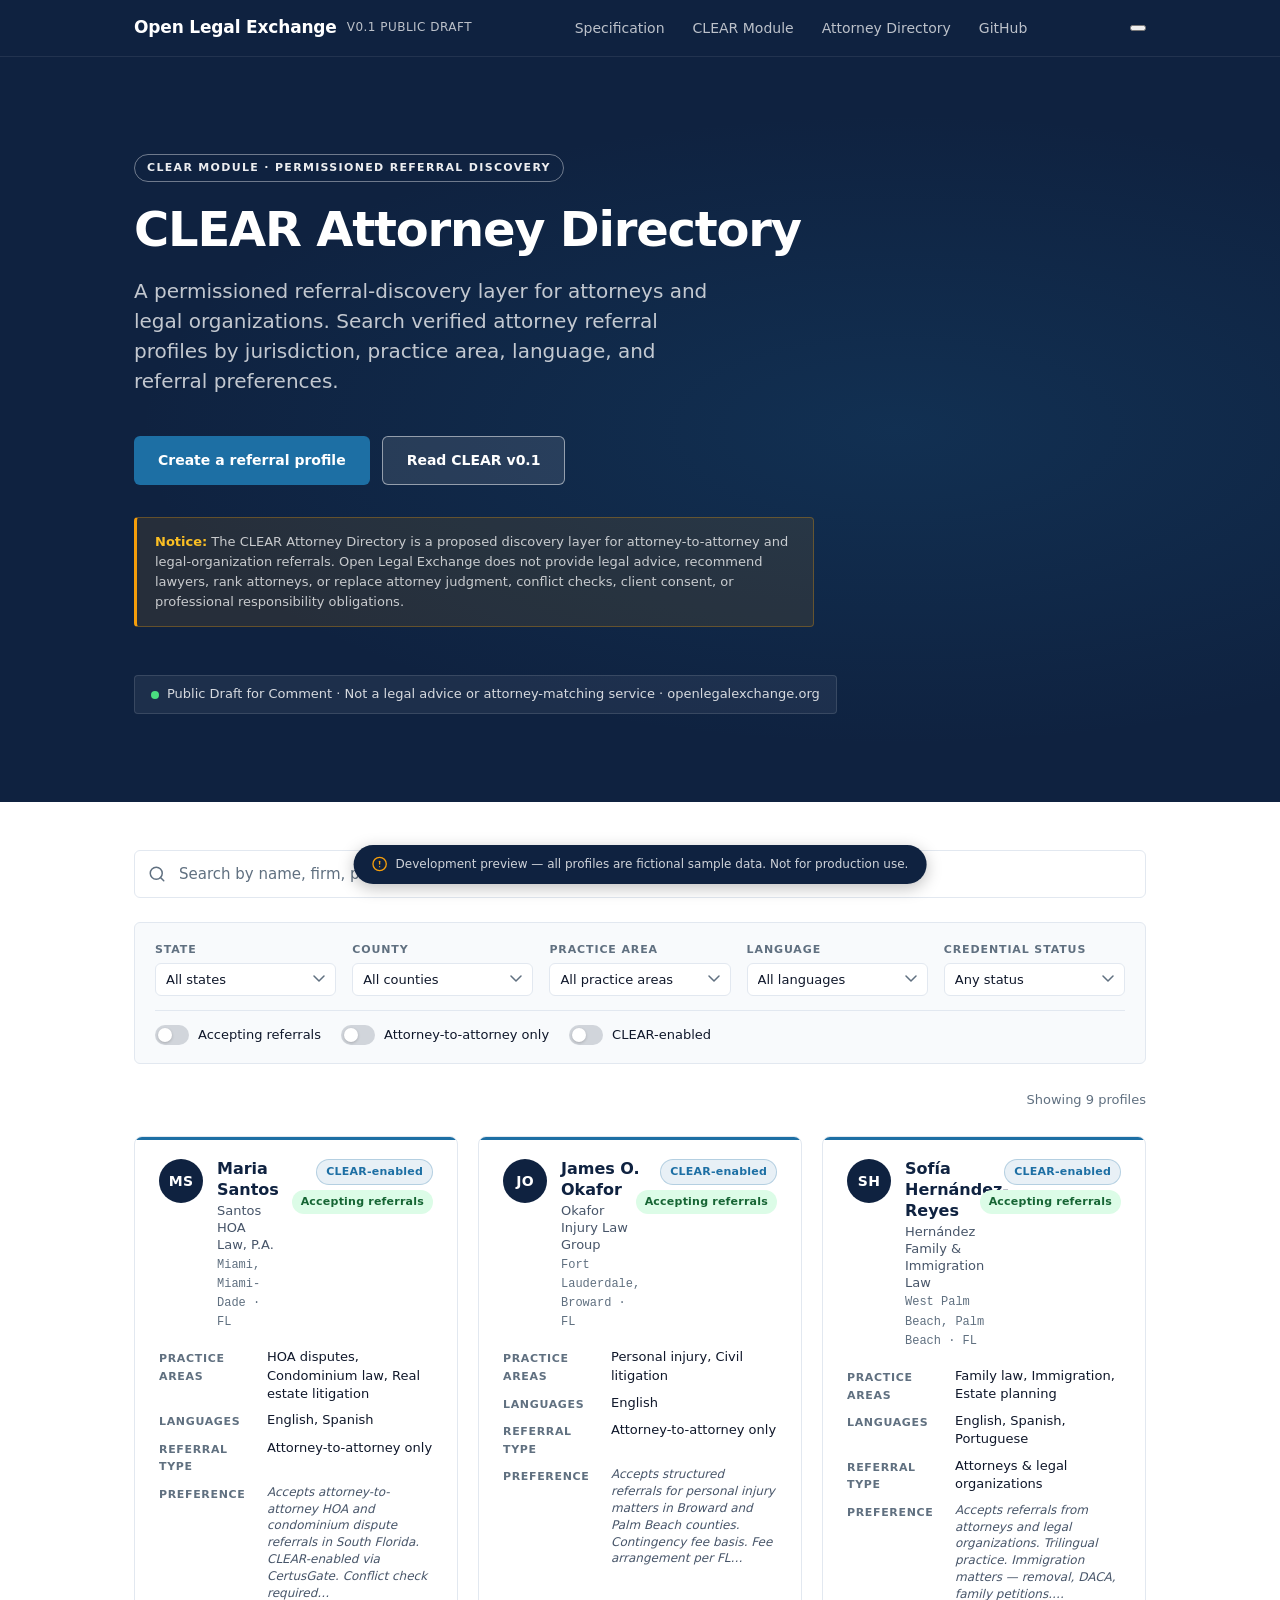
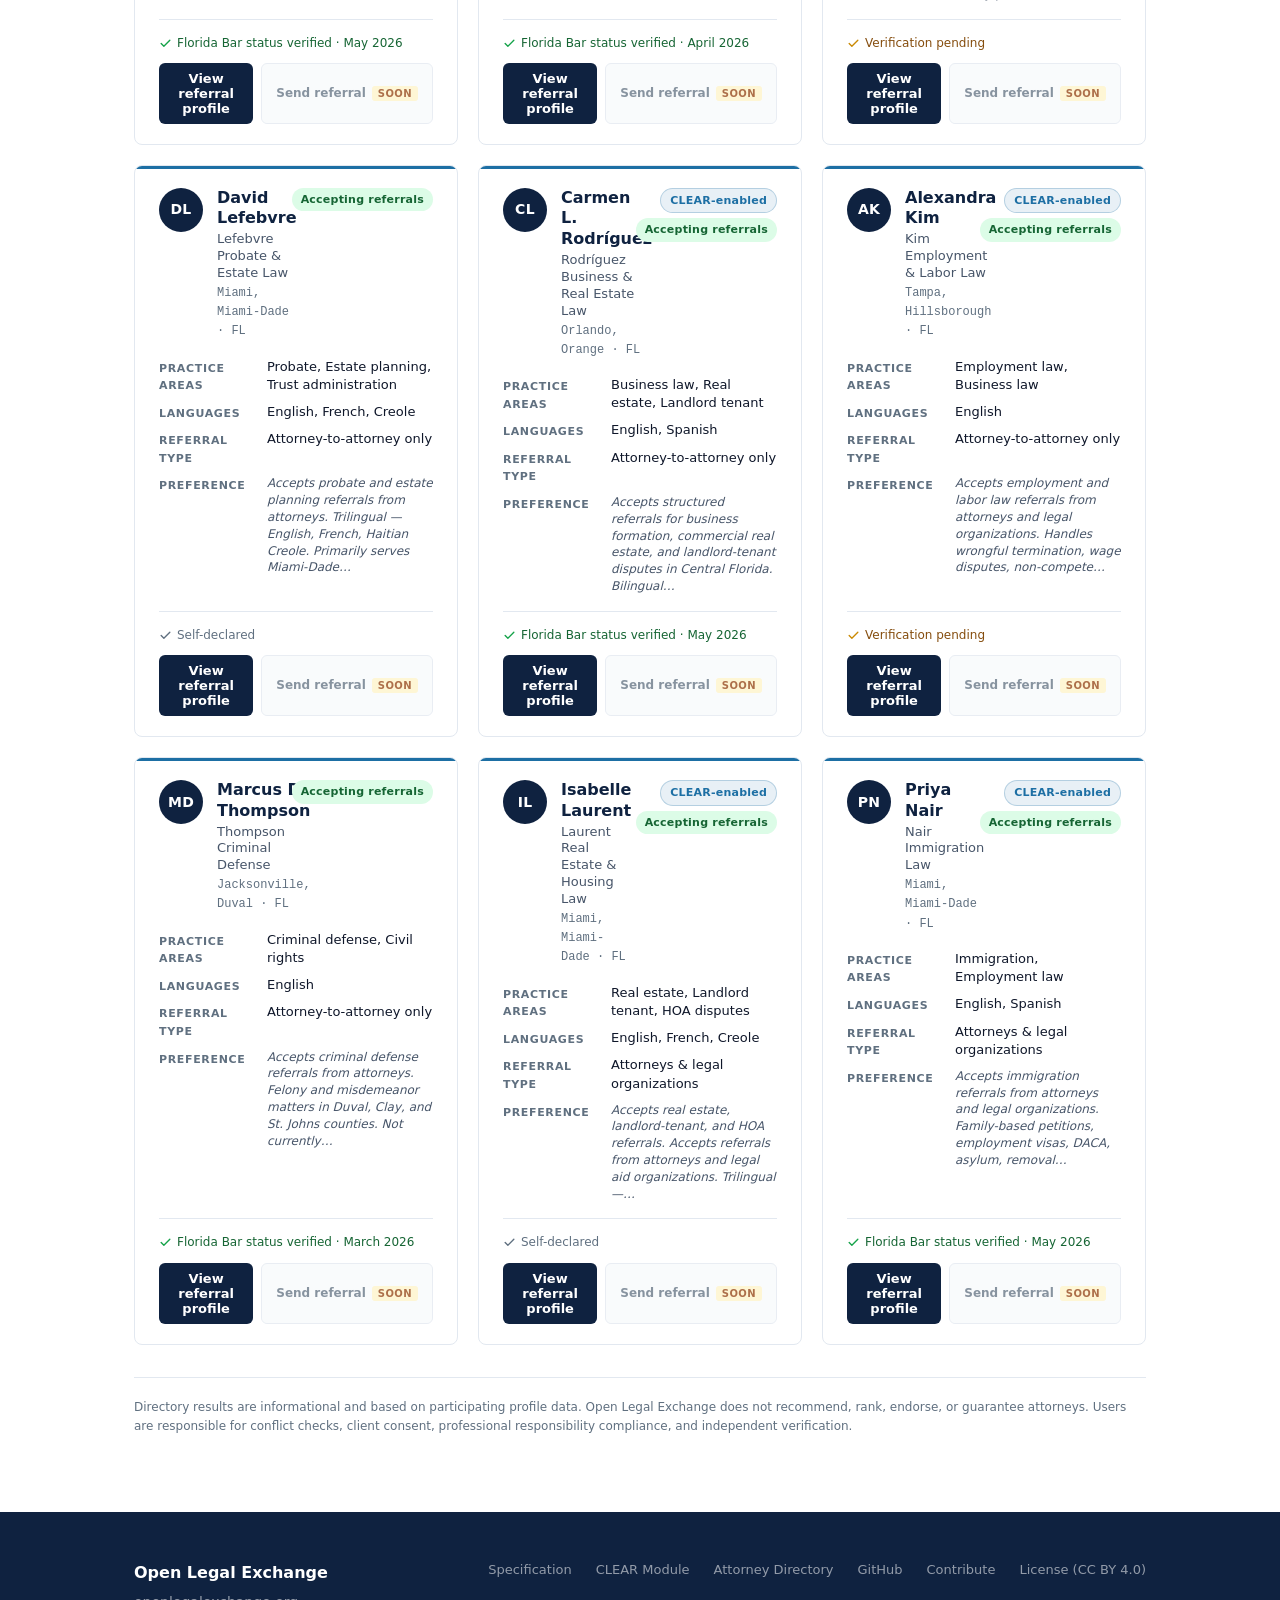
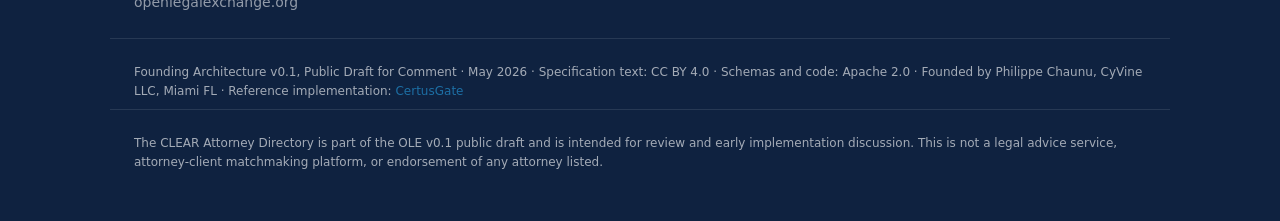
<file: attorneys/index.html>
<!DOCTYPE html>
<html lang="en">
<head>
  <meta charset="UTF-8">
  <meta name="viewport" content="width=device-width, initial-scale=1.0">
  <title>CLEAR Attorney Directory · Open Legal Exchange</title>
  <meta name="description" content="A permissioned referral-discovery layer for attorneys and legal organizations. Search verified attorney referral profiles by jurisdiction, practice area, language, and referral preferences.">
  <link rel="icon" href="/favicon.png" type="image/png">
  <link rel="stylesheet" href="../styles.css">
  <link rel="stylesheet" href="directory.css">
</head>
<body>

<nav>
  <div class="nav-inner">
    <a href="/" class="nav-brand">
      <span class="brand-name">Open Legal Exchange</span>
      <span class="brand-tag">v0.1 Public Draft</span>
    </a>
    <ul class="nav-links">
      <li><a href="/spec/">Specification</a></li>
      <li><a href="/clear/">CLEAR Module</a></li>
      <li><a href="/attorneys/" aria-current="page">Attorney Directory</a></li>
      <li><a href="https://github.com/OpenLegalExchange/spec">GitHub</a></li>
    </ul>
    <button class="nav-menu-btn" aria-label="Open menu" aria-expanded="false" aria-controls="mobile-nav">
      <span></span><span></span><span></span>
    </button>
  </div>
</nav>

<!-- Hero -->
<section class="hero dir-hero">
  <div class="container hero-content">
    <div class="hero-eyebrow">CLEAR Module · Permissioned Referral Discovery</div>
    <h1>CLEAR Attorney Directory</h1>
    <p class="hero-lead">
      A permissioned referral-discovery layer for attorneys and legal organizations.
      Search verified attorney referral profiles by jurisdiction, practice area, language, and referral preferences.
    </p>
    <div class="btn-group">
      <a href="https://github.com/OpenLegalExchange/spec/discussions" class="btn btn-primary">Create a referral profile</a>
      <a href="https://github.com/OpenLegalExchange/spec/blob/main/spec/v0.1/clear.md" class="btn btn-secondary">Read CLEAR v0.1</a>
    </div>
    <div class="dir-notice" role="note">
      <strong>Notice:</strong> The CLEAR Attorney Directory is a proposed discovery layer for
      attorney-to-attorney and legal-organization referrals. Open Legal Exchange does not provide
      legal advice, recommend lawyers, rank attorneys, or replace attorney judgment, conflict checks,
      client consent, or professional responsibility obligations.
    </div>
    <div class="hero-draft">
      Public Draft for Comment · Not a legal advice or attorney-matching service · openlegalexchange.org
    </div>
  </div>
</section>

<!-- Search & Directory -->
<section class="dir-search-section" id="directory">
  <div class="container">

    <!-- Search bar -->
    <div class="dir-search-bar">
      <label for="dir-search-input" class="sr-only">Search attorney referral profiles</label>
      <div class="dir-search-input-wrap">
        <svg class="dir-search-icon" width="18" height="18" viewBox="0 0 24 24" fill="none" stroke="currentColor" stroke-width="2" stroke-linecap="round" stroke-linejoin="round" aria-hidden="true">
          <circle cx="11" cy="11" r="8"/><line x1="21" y1="21" x2="16.65" y2="16.65"/>
        </svg>
        <input
          id="dir-search-input"
          type="search"
          class="dir-search-input"
          placeholder="Search by name, firm, practice area, county, language…"
          autocomplete="off"
          autocorrect="off"
          spellcheck="false"
          aria-label="Search attorney referral profiles"
        >
        <button id="dir-search-clear" class="dir-search-clear" aria-label="Clear search" hidden>
          <svg width="16" height="16" viewBox="0 0 24 24" fill="none" stroke="currentColor" stroke-width="2" stroke-linecap="round" stroke-linejoin="round" aria-hidden="true"><line x1="18" y1="6" x2="6" y2="18"/><line x1="6" y1="6" x2="18" y2="18"/></svg>
        </button>
      </div>
    </div>

    <!-- Filters -->
    <div class="dir-filters" id="dir-filters">
      <div class="dir-filters-row">

        <div class="dir-filter-group">
          <label for="filter-state" class="dir-filter-label">State</label>
          <select id="filter-state" class="dir-filter-select" aria-label="Filter by state">
            <option value="">All states</option>
            <option value="FL">FL — Florida</option>
          </select>
        </div>

        <div class="dir-filter-group">
          <label for="filter-county" class="dir-filter-label">County</label>
          <select id="filter-county" class="dir-filter-select" aria-label="Filter by county">
            <option value="">All counties</option>
            <option value="Miami-Dade">Miami-Dade</option>
            <option value="Broward">Broward</option>
            <option value="Palm Beach">Palm Beach</option>
            <option value="Monroe">Monroe</option>
            <option value="Hillsborough">Hillsborough</option>
            <option value="Orange">Orange</option>
            <option value="Duval">Duval</option>
          </select>
        </div>

        <div class="dir-filter-group">
          <label for="filter-practice" class="dir-filter-label">Practice area</label>
          <select id="filter-practice" class="dir-filter-select" aria-label="Filter by practice area">
            <option value="">All practice areas</option>
            <option value="hoa_disputes">HOA disputes</option>
            <option value="condominium_law">Condominium law</option>
            <option value="personal_injury">Personal injury</option>
            <option value="family_law">Family law</option>
            <option value="probate">Probate</option>
            <option value="estate_planning">Estate planning</option>
            <option value="real_estate">Real estate</option>
            <option value="immigration">Immigration</option>
            <option value="criminal_defense">Criminal defense</option>
            <option value="business_law">Business law</option>
            <option value="landlord_tenant">Landlord tenant</option>
            <option value="employment_law">Employment law</option>
          </select>
        </div>

        <div class="dir-filter-group">
          <label for="filter-language" class="dir-filter-label">Language</label>
          <select id="filter-language" class="dir-filter-select" aria-label="Filter by language">
            <option value="">All languages</option>
            <option value="en">English</option>
            <option value="es">Spanish</option>
            <option value="fr">French</option>
            <option value="ht">Creole</option>
            <option value="pt">Portuguese</option>
          </select>
        </div>

        <div class="dir-filter-group">
          <label for="filter-credential" class="dir-filter-label">Credential status</label>
          <select id="filter-credential" class="dir-filter-select" aria-label="Filter by credential status">
            <option value="">Any status</option>
            <option value="verified">Verified</option>
            <option value="pending_verification">Pending verification</option>
            <option value="self_declared">Self-declared</option>
          </select>
        </div>

      </div>

      <div class="dir-filters-toggles">
        <label class="dir-toggle-label">
          <input type="checkbox" id="filter-accepts-referrals" class="dir-toggle-input" aria-label="Accepting referrals only">
          <span class="dir-toggle-track" aria-hidden="true"></span>
          <span class="dir-toggle-text">Accepting referrals</span>
        </label>
        <label class="dir-toggle-label">
          <input type="checkbox" id="filter-atty-to-atty" class="dir-toggle-input" aria-label="Attorney-to-attorney only">
          <span class="dir-toggle-track" aria-hidden="true"></span>
          <span class="dir-toggle-text">Attorney-to-attorney only</span>
        </label>
        <label class="dir-toggle-label">
          <input type="checkbox" id="filter-clear-enabled" class="dir-toggle-input" aria-label="CLEAR-enabled only">
          <span class="dir-toggle-track" aria-hidden="true"></span>
          <span class="dir-toggle-text">CLEAR-enabled</span>
        </label>
      </div>
    </div>

    <!-- Active chips + count -->
    <div class="dir-results-meta" id="dir-results-meta" aria-live="polite" aria-atomic="true">
      <div id="dir-active-chips" class="dir-chips"></div>
      <div class="dir-results-right">
        <span id="dir-results-count" class="dir-results-count"></span>
        <button id="dir-clear-filters" class="dir-clear-filters-btn" hidden>
          Clear all filters
        </button>
      </div>
    </div>

    <!-- Loading state -->
    <div id="dir-loading" class="dir-state-box" hidden>
      <div class="dir-spinner" aria-hidden="true"></div>
      <p>Loading directory…</p>
    </div>

    <!-- Error state -->
    <div id="dir-error" class="dir-state-box dir-state-error" hidden role="alert">
      <svg width="24" height="24" viewBox="0 0 24 24" fill="none" stroke="currentColor" stroke-width="2" stroke-linecap="round" stroke-linejoin="round" aria-hidden="true"><circle cx="12" cy="12" r="10"/><line x1="12" y1="8" x2="12" y2="12"/><line x1="12" y1="16" x2="12.01" y2="16"/></svg>
      <p>Unable to load directory profiles. Please try again.</p>
    </div>

    <!-- Empty state -->
    <div id="dir-empty" class="dir-state-box" hidden role="status">
      <svg width="28" height="28" viewBox="0 0 24 24" fill="none" stroke="currentColor" stroke-width="1.5" stroke-linecap="round" stroke-linejoin="round" aria-hidden="true"><circle cx="11" cy="11" r="8"/><line x1="21" y1="21" x2="16.65" y2="16.65"/></svg>
      <p class="dir-empty-title">No matching referral profiles found.</p>
      <p class="dir-empty-desc">Try changing the practice area, county, language, or referral availability filters.</p>
      <button class="btn btn-outline" id="dir-empty-reset" style="margin-top:16px;font-size:13px;">Reset all filters</button>
    </div>

    <!-- Results grid -->
    <div id="dir-results" class="dir-results-grid" role="list" aria-label="Attorney referral profiles">
    </div>

    <!-- Compliance notice -->
    <p class="dir-results-notice" id="dir-compliance-inline">
      Directory results are informational and based on participating profile data.
      Open Legal Exchange does not recommend, rank, endorse, or guarantee attorneys.
      Users are responsible for conflict checks, client consent, professional responsibility compliance, and independent verification.
    </p>

  </div>
</section>

<!-- Footer -->
<footer>
  <div class="footer-inner">
    <div class="footer-brand">
      <span class="brand-name">Open Legal Exchange</span>
      <span>openlegalexchange.org</span>
    </div>
    <div class="footer-links">
      <a href="/spec/">Specification</a>
      <a href="/clear/">CLEAR Module</a>
      <a href="/attorneys/">Attorney Directory</a>
      <a href="https://github.com/OpenLegalExchange/spec">GitHub</a>
      <a href="https://github.com/OpenLegalExchange/spec/blob/main/CONTRIBUTING.md">Contribute</a>
      <a href="https://github.com/OpenLegalExchange/spec/blob/main/LICENSE">License (CC BY 4.0)</a>
    </div>
  </div>
  <div class="footer-meta">
    Founding Architecture v0.1, Public Draft for Comment · May 2026 ·
    Specification text: CC BY 4.0 · Schemas and code: Apache 2.0 ·
    Founded by Philippe Chaunu, CyVine LLC, Miami FL ·
    Reference implementation: <a href="https://certusgate.com">CertusGate</a>
  </div>
  <div class="footer-meta" style="margin-top:8px;">
    The CLEAR Attorney Directory is part of the OLE v0.1 public draft and is intended for review
    and early implementation discussion. This is not a legal advice service, attorney-client
    matchmaking platform, or endorsement of any attorney listed.
  </div>
</footer>

<!-- Profile Modal -->
<div id="profile-modal" class="modal-overlay" role="dialog" aria-modal="true" aria-labelledby="modal-title" hidden>
  <div class="modal-panel" tabindex="-1">
    <div class="modal-header">
      <div>
        <div id="modal-eyebrow" class="modal-eyebrow"></div>
        <h2 id="modal-title" class="modal-title"></h2>
        <div id="modal-firm" class="modal-firm"></div>
      </div>
      <button class="modal-close" id="modal-close-btn" aria-label="Close profile">
        <svg width="20" height="20" viewBox="0 0 24 24" fill="none" stroke="currentColor" stroke-width="2" stroke-linecap="round" stroke-linejoin="round" aria-hidden="true"><line x1="18" y1="6" x2="6" y2="18"/><line x1="6" y1="6" x2="18" y2="18"/></svg>
      </button>
    </div>
    <div class="modal-body" id="modal-body">
      <!-- Dynamically populated -->
    </div>
    <div class="modal-footer">
      <button class="btn btn-outline" id="modal-referral-btn" disabled>
        Send structured referral
        <span class="coming-soon-tag">Coming soon</span>
      </button>
      <button class="btn btn-secondary modal-close-action" id="modal-close-footer">Close</button>
    </div>
    <div class="modal-disclaimer">
      This profile is based on self-reported or third-party verified data. Open Legal Exchange does not
      recommend, rank, endorse, certify, or guarantee this attorney. Users are responsible for
      independent verification, conflict checks, client consent, and all professional responsibility obligations.
    </div>
  </div>
</div>

<!-- Sample data notice banner — shown by directory.js when sample profiles are present -->
<div id="sample-data-notice" class="sample-data-notice" role="note" hidden>
  <svg width="16" height="16" viewBox="0 0 24 24" fill="none" stroke="currentColor" stroke-width="2" stroke-linecap="round" stroke-linejoin="round" aria-hidden="true"><circle cx="12" cy="12" r="10"/><line x1="12" y1="8" x2="12" y2="12"/><line x1="12" y1="16" x2="12.01" y2="16"/></svg>
  <span>Development preview — all profiles are fictional sample data. Not for production use.</span>
</div>

<script src="directory.js"></script>
</body>
</html>
</file>
<file: styles.css>
/* OLE — Open Legal Exchange — Site Stylesheet */

/* Ensure the HTML hidden attribute always works regardless of display overrides */
[hidden] { display: none !important; }

:root {
  --navy: #0f2240;
  --navy-light: #1a3355;
  --blue: #1d6fa4;
  --blue-light: #2b8ac8;
  --slate: #475569;
  --text: #0f172a;
  --muted: #607080;
  --border: #e2e8f0;
  --bg: #ffffff;
  --bg-alt: #f8fafc;
  --bg-dark: #0f2240;
  --accent-bar: 4px solid #1d6fa4;
  --max-width: 1060px;
  --radius: 6px;
  --font: system-ui, -apple-system, "Segoe UI", Roboto, Helvetica, Arial, sans-serif;
  --font-mono: "SF Mono", "Fira Mono", "Cascadia Code", Menlo, Consolas, monospace;
}

*, *::before, *::after { box-sizing: border-box; }

html { scroll-behavior: smooth; }

body {
  margin: 0;
  font-family: var(--font);
  font-size: 16px;
  line-height: 1.6;
  color: var(--text);
  background: var(--bg);
  -webkit-font-smoothing: antialiased;
}

a { color: var(--blue); text-decoration: none; }
a:hover { text-decoration: underline; }

img { max-width: 100%; }

/* ── Layout ── */

.container {
  max-width: var(--max-width);
  margin: 0 auto;
  padding: 0 24px;
}

section { padding: 72px 0; }
section:nth-child(even):not(.hero) { background: var(--bg-alt); }

/* ── Navigation ── */

nav {
  background: var(--navy);
  position: sticky;
  top: 0;
  z-index: 100;
  border-bottom: 1px solid rgba(255,255,255,0.08);
}

.nav-inner {
  max-width: var(--max-width);
  margin: 0 auto;
  padding: 0 24px;
  display: flex;
  align-items: center;
  justify-content: space-between;
  height: 56px;
}

.nav-brand {
  display: flex;
  align-items: center;
  gap: 10px;
  text-decoration: none;
}

.nav-logo {
  width: 30px;
  height: 30px;
  flex-shrink: 0;
  display: block;
  border-radius: 6px;
  background: #ffffff;
  padding: 3px;
  object-fit: contain;
}

.nav-brand-text {
  display: flex;
  align-items: baseline;
  gap: 10px;
}

.nav-brand .brand-name {
  color: #ffffff;
  font-size: 17px;
  font-weight: 700;
  letter-spacing: -0.01em;
}

.nav-brand .brand-tag {
  color: rgba(255,255,255,0.72);
  font-size: 12px;
  font-weight: 400;
  letter-spacing: 0.04em;
  text-transform: uppercase;
}

.nav-links {
  display: flex;
  gap: 28px;
  list-style: none;
  margin: 0;
  padding: 0;
}

.nav-links a {
  color: rgba(255,255,255,0.72);
  font-size: 14px;
  font-weight: 500;
  text-decoration: none;
  transition: color 0.15s;
}

.nav-links a:hover { color: #ffffff; }

/* ── Hero ── */

.hero {
  background: var(--navy);
  color: #ffffff;
  padding: 96px 0 88px;
  position: relative;
  overflow: hidden;
}

.hero::before {
  content: '';
  position: absolute;
  top: 0; left: 0; right: 0; bottom: 0;
  background: radial-gradient(ellipse at 70% 50%, rgba(29,111,164,0.18) 0%, transparent 60%);
  pointer-events: none;
}

.hero-content { position: relative; }

.hero-eyebrow {
  display: inline-block;
  font-size: 11px;
  font-weight: 600;
  letter-spacing: 0.12em;
  text-transform: uppercase;
  color: rgba(255,255,255,0.92);
  margin-bottom: 20px;
  border: 1px solid rgba(255,255,255,0.4);
  padding: 4px 12px;
  border-radius: 20px;
}

.hero h1 {
  font-size: clamp(32px, 5vw, 54px);
  font-weight: 800;
  line-height: 1.12;
  letter-spacing: -0.025em;
  margin: 0 0 24px;
  max-width: 720px;
}

.hero h1 em {
  font-style: normal;
  color: #7cb9e8;
}

.hero-lead {
  font-size: clamp(17px, 2vw, 20px);
  line-height: 1.5;
  color: rgba(255,255,255,0.75);
  max-width: 600px;
  margin: 0 0 40px;
}

.hero-draft {
  display: inline-flex;
  align-items: center;
  gap: 8px;
  font-size: 13px;
  color: rgba(255,255,255,0.82);
  background: rgba(255,255,255,0.06);
  border: 1px solid rgba(255,255,255,0.12);
  padding: 8px 16px;
  border-radius: 4px;
  margin-top: 48px;
}

.hero-draft::before {
  content: '';
  display: inline-block;
  width: 8px; height: 8px;
  border-radius: 50%;
  background: #4ade80;
  flex-shrink: 0;
}

/* ── Buttons ── */

.btn-group { display: flex; gap: 12px; flex-wrap: wrap; }

.btn {
  display: inline-flex;
  align-items: center;
  gap: 8px;
  padding: 12px 24px;
  border-radius: var(--radius);
  font-size: 14px;
  font-weight: 600;
  text-decoration: none;
  transition: all 0.15s;
  cursor: pointer;
  border: none;
}

.btn-primary {
  background: var(--blue);
  color: #ffffff;
}
.btn-primary:hover { background: var(--blue-light); text-decoration: none; }

.btn-secondary {
  background: rgba(255,255,255,0.1);
  color: #ffffff;
  border: 1px solid rgba(255,255,255,0.5);
}
.btn-secondary:hover { background: rgba(255,255,255,0.16); text-decoration: none; }

.btn-outline {
  background: transparent;
  color: var(--blue);
  border: 1px solid var(--blue);
}
.btn-outline:hover { background: var(--blue); color: #ffffff; text-decoration: none; }

/* ── Section Headings ── */

.section-label {
  font-size: 11px;
  font-weight: 700;
  letter-spacing: 0.12em;
  text-transform: uppercase;
  color: var(--blue);
  margin-bottom: 12px;
}

h2.section-title {
  font-size: clamp(24px, 3.5vw, 36px);
  font-weight: 800;
  line-height: 1.2;
  letter-spacing: -0.02em;
  margin: 0 0 16px;
  color: var(--navy);
}

.section-desc {
  font-size: 17px;
  line-height: 1.6;
  color: var(--slate);
  max-width: 600px;
  margin-bottom: 48px;
}

/* ── Primitives Grid ── */

.primitives-grid {
  display: grid;
  grid-template-columns: repeat(auto-fill, minmax(280px, 1fr));
  gap: 20px;
}

.primitive-card {
  border: 1px solid var(--border);
  border-radius: var(--radius);
  padding: 24px;
  background: var(--bg);
  position: relative;
  overflow: hidden;
}

.primitive-card::before {
  content: '';
  position: absolute;
  top: 0; left: 0; right: 0;
  height: 3px;
  background: var(--blue);
}

.primitive-icon {
  font-size: 11px;
  font-weight: 700;
  letter-spacing: 0.1em;
  text-transform: uppercase;
  color: var(--blue);
  font-family: var(--font-mono);
  margin-bottom: 10px;
}

.primitive-card h3 {
  font-size: 18px;
  font-weight: 700;
  margin: 0 0 8px;
  color: var(--navy);
}

.primitive-card p {
  font-size: 14px;
  color: var(--slate);
  margin: 0;
  line-height: 1.5;
}

/* ── Feature List ── */

.feature-list {
  list-style: none;
  margin: 0;
  padding: 0;
  display: grid;
  grid-template-columns: repeat(auto-fill, minmax(260px, 1fr));
  gap: 20px;
}

.feature-list li {
  display: flex;
  gap: 14px;
  align-items: flex-start;
  padding: 20px;
  background: var(--bg);
  border: 1px solid var(--border);
  border-radius: var(--radius);
}

.feature-list li::before {
  content: '→';
  color: var(--blue);
  font-weight: 700;
  flex-shrink: 0;
  margin-top: 1px;
}

.feature-list li .feature-text strong {
  display: block;
  font-size: 14px;
  font-weight: 700;
  color: var(--navy);
  margin-bottom: 4px;
}

.feature-list li .feature-text span {
  font-size: 13px;
  color: var(--muted);
  line-height: 1.4;
}

/* ── Tables ── */

.table-wrap { overflow-x: auto; margin: 32px 0; }

table {
  width: 100%;
  border-collapse: collapse;
  font-size: 14px;
}

thead th {
  text-align: left;
  padding: 12px 16px;
  background: var(--navy);
  color: #ffffff;
  font-size: 12px;
  font-weight: 600;
  letter-spacing: 0.04em;
  white-space: nowrap;
}

thead th:first-child { border-radius: var(--radius) 0 0 0; }
thead th:last-child { border-radius: 0 var(--radius) 0 0; }

tbody td {
  padding: 12px 16px;
  border-bottom: 1px solid var(--border);
  vertical-align: top;
}

tbody tr:last-child td { border-bottom: none; }
tbody tr:hover td { background: var(--bg-alt); }

td code, th code {
  background: rgba(29,111,164,0.08);
  color: var(--navy);
  padding: 1px 6px;
  border-radius: 3px;
  font-family: var(--font-mono);
  font-size: 12px;
}

/* ── Code Blocks ── */

.code-block {
  background: #0f1e2e;
  border-radius: var(--radius);
  overflow: hidden;
  margin: 24px 0;
}

.code-header {
  background: #1a2f44;
  padding: 10px 16px;
  display: flex;
  align-items: center;
  justify-content: space-between;
}

.code-lang {
  font-size: 11px;
  font-weight: 600;
  letter-spacing: 0.08em;
  text-transform: uppercase;
  color: rgba(255,255,255,0.68);
  font-family: var(--font-mono);
}

pre {
  margin: 0;
  padding: 20px 20px;
  overflow-x: auto;
  font-family: var(--font-mono);
  font-size: 13px;
  line-height: 1.6;
  color: #d4e0ef;
}

code {
  font-family: var(--font-mono);
}

/* ── Status Badge ── */

.badge {
  display: inline-flex;
  align-items: center;
  gap: 6px;
  font-size: 12px;
  font-weight: 600;
  padding: 4px 10px;
  border-radius: 20px;
}

.badge-draft {
  background: #e0f0ff;
  color: #1d4e7a;
}

.badge-active {
  background: #dcfce7;
  color: #166534;
}

.badge-planned {
  background: var(--border);
  color: var(--muted);
}

/* ── Quote ── */

.thesis-block {
  border-left: var(--accent-bar);
  padding: 20px 28px;
  background: var(--bg-alt);
  border-radius: 0 var(--radius) var(--radius) 0;
  margin: 40px 0;
}

.thesis-block p {
  font-size: 22px;
  font-weight: 700;
  color: var(--navy);
  margin: 0;
  font-style: italic;
  letter-spacing: -0.01em;
  line-height: 1.35;
}

/* ── Spec Cards ── */

.spec-grid {
  display: grid;
  grid-template-columns: repeat(auto-fill, minmax(300px, 1fr));
  gap: 20px;
}

.spec-card {
  border: 1px solid var(--border);
  border-radius: var(--radius);
  padding: 24px;
  background: var(--bg);
  transition: box-shadow 0.15s, border-color 0.15s;
}

.spec-card:hover {
  box-shadow: 0 4px 16px rgba(15,34,64,0.1);
  border-color: var(--blue-light);
}

.spec-card-label {
  font-size: 11px;
  font-weight: 700;
  letter-spacing: 0.1em;
  text-transform: uppercase;
  color: var(--blue);
  font-family: var(--font-mono);
  margin-bottom: 8px;
}

.spec-card h3 {
  font-size: 17px;
  font-weight: 700;
  margin: 0 0 8px;
  color: var(--navy);
}

.spec-card p {
  font-size: 14px;
  color: var(--slate);
  margin: 0 0 16px;
  line-height: 1.5;
}

.spec-card a.card-link {
  font-size: 13px;
  font-weight: 600;
  color: var(--blue);
  text-decoration: none;
}

.spec-card a.card-link:hover { text-decoration: underline; }

/* ── Workflow Steps ── */

.workflow-steps {
  counter-reset: step;
  list-style: none;
  margin: 0;
  padding: 0;
}

.workflow-steps li {
  counter-increment: step;
  display: flex;
  gap: 20px;
  align-items: flex-start;
  padding: 20px 0;
  border-bottom: 1px solid var(--border);
}

.workflow-steps li:last-child { border-bottom: none; }

.step-num {
  display: flex;
  align-items: center;
  justify-content: center;
  width: 32px;
  height: 32px;
  background: var(--navy);
  color: #ffffff;
  border-radius: 50%;
  font-size: 13px;
  font-weight: 700;
  flex-shrink: 0;
}

.step-num::before { content: counter(step); }

.step-content strong {
  display: block;
  font-size: 15px;
  font-weight: 700;
  color: var(--navy);
  margin-bottom: 4px;
}

.step-content p {
  margin: 0;
  font-size: 14px;
  color: var(--slate);
  line-height: 1.5;
}

/* ── Status Tags ── */

.status-table td:first-child {
  font-family: var(--font-mono);
  font-size: 12px;
  white-space: nowrap;
}

/* ── Footer ── */

footer {
  background: var(--navy);
  color: rgba(255,255,255,0.55);
  padding: 48px 0;
  font-size: 14px;
}

.footer-inner {
  max-width: var(--max-width);
  margin: 0 auto;
  padding: 0 24px;
  display: flex;
  flex-wrap: wrap;
  gap: 32px;
  justify-content: space-between;
  align-items: flex-start;
}

.footer-brand .brand-name {
  color: #ffffff;
  font-size: 16px;
  font-weight: 700;
  display: block;
  margin-bottom: 6px;
}

.footer-links {
  display: flex;
  gap: 24px;
  flex-wrap: wrap;
}

.footer-links a {
  color: rgba(255,255,255,0.55);
  text-decoration: none;
  font-size: 13px;
}

.footer-links a:hover { color: #ffffff; }

.footer-meta {
  font-size: 12px;
  margin-top: 24px;
  padding-top: 24px;
  border-top: 1px solid rgba(255,255,255,0.1);
  max-width: var(--max-width);
  margin-left: auto;
  margin-right: auto;
  padding-left: 24px;
  padding-right: 24px;
  color: rgba(255,255,255,0.62);
}

/* ── Responsive ── */

@media (max-width: 640px) {
  section { padding: 48px 0; }
  .nav-links { display: none; }
  .hero { padding: 64px 0 56px; }
  .primitives-grid { grid-template-columns: 1fr; }
  .spec-grid { grid-template-columns: 1fr; }
  .footer-inner { flex-direction: column; }
}

/* ── Release Notice ── */

.draft-notice {
  background: #eff6ff;
  border-left: 4px solid #1d6fa4;
  color: #1e3a5f;
  padding: 14px 20px;
  border-radius: 0 var(--radius) var(--radius) 0;
  font-size: 14px;
  line-height: 1.5;
  margin: 24px 0;
}

.draft-notice strong {
  display: block;
  margin-bottom: 4px;
  font-weight: 700;
}

/* ── Spec Card Links ── */

.spec-card-links {
  display: flex;
  align-items: center;
  gap: 16px;
  margin-top: 14px;
  flex-wrap: wrap;
}

.card-link-secondary {
  font-size: 13px;
  color: var(--muted);
  text-decoration: none;
}

.card-link-secondary:hover { color: var(--blue); text-decoration: underline; }

/* ── Spec Reader ── */

.spec-reader { padding: 48px 0 80px; }

.spec-reader-header {
  display: flex;
  align-items: flex-end;
  justify-content: space-between;
  margin-bottom: 32px;
  flex-wrap: wrap;
  gap: 12px;
}

.spec-breadcrumb {
  font-size: 13px;
  color: var(--muted);
  padding: 16px 0 0;
}

.spec-breadcrumb a { color: var(--blue); }

.btn-sm { padding: 8px 16px; font-size: 13px; }

/* ── Prose (spec reading view) ── */

.prose { max-width: 740px; }

.prose h1 { font-size: 2rem; font-weight: 800; margin: 0 0 24px; color: var(--navy); letter-spacing: -0.02em; }
.prose h2 { font-size: 1.35rem; font-weight: 700; margin: 2.5em 0 0.75em; border-bottom: 1px solid var(--border); padding-bottom: 0.4em; color: var(--navy); }
.prose h3 { font-size: 1.1rem; font-weight: 700; margin: 1.8em 0 0.5em; color: var(--navy); }
.prose h4 { font-size: 1rem; font-weight: 700; margin: 1.5em 0 0.4em; color: var(--navy); }

.prose p { margin: 0 0 1em; color: var(--text); line-height: 1.7; }

.prose a { color: var(--blue); }

.prose code {
  background: rgba(29,111,164,0.08);
  color: var(--navy);
  padding: 1px 6px;
  border-radius: 3px;
  font-family: var(--font-mono);
  font-size: 0.85em;
}

.prose pre {
  background: #0f1e2e;
  color: #d4e0ef;
  padding: 20px;
  border-radius: var(--radius);
  overflow-x: auto;
  margin: 1.5em 0;
}

.prose pre code { background: none; padding: 0; color: inherit; font-size: 13px; }

.prose blockquote {
  border-left: 4px solid var(--blue);
  margin: 1.5em 0;
  padding: 0.5em 1.2em;
  color: var(--slate);
  background: var(--bg-alt);
  border-radius: 0 var(--radius) var(--radius) 0;
}

.prose ul, .prose ol { padding-left: 1.5em; margin: 0 0 1em; }
.prose li { margin: 0.3em 0; line-height: 1.6; }

.prose hr { border: none; border-top: 1px solid var(--border); margin: 2.5em 0; }

.prose table { border-collapse: collapse; width: 100%; margin: 1.5em 0; font-size: 14px; }
.prose table th { text-align: left; padding: 8px 12px; background: var(--bg-alt); font-size: 12px; font-weight: 700; letter-spacing: 0.04em; border-bottom: 2px solid var(--border); color: var(--navy); }
.prose table td { padding: 8px 12px; border-bottom: 1px solid var(--border); vertical-align: top; }
.prose table tbody tr:last-child td { border-bottom: none; }

/* ── Table code overflow fix ── */
.table-wrap td code { word-break: break-all; }

/* ── Hover lifts (CSS transitions, complement Motion) ── */

.primitive-card {
  transition: transform 0.2s ease, box-shadow 0.2s ease, border-color 0.2s ease;
}
.primitive-card:hover {
  transform: translateY(-4px);
  box-shadow: 0 12px 32px rgba(15,34,64,0.10);
  border-color: rgba(29,111,164,0.3);
}

.spec-card {
  transition: transform 0.2s ease, box-shadow 0.2s ease;
}
.spec-card:hover {
  transform: translateY(-3px);
  box-shadow: 0 8px 24px rgba(15,34,64,0.08);
}

.feature-list li {
  transition: transform 0.2s ease, border-color 0.2s ease;
}
.feature-list li:hover {
  transform: translateY(-2px);
  border-color: rgba(29,111,164,0.4);
}

.card-link {
  transition: color 0.15s, gap 0.15s;
  display: inline-flex;
  align-items: center;
  gap: 4px;
}
.card-link:hover { gap: 8px; }

.btn { transition: background 0.15s, transform 0.15s, box-shadow 0.15s; }
.btn:hover { transform: translateY(-1px); box-shadow: 0 4px 12px rgba(0,0,0,0.12); }
.btn:active { transform: translateY(0); box-shadow: none; }
</file>
<file: attorneys/directory.css>
/* OLE CLEAR Attorney Directory — directory.css
   Loaded only by /attorneys/index.html
   Depends on ../styles.css for base tokens and primitives
*/

/* ── Screen-reader only ────────────────────────────────────────────────────── */
.sr-only {
  position: absolute;
  width: 1px; height: 1px;
  padding: 0; margin: -1px;
  overflow: hidden;
  clip: rect(0,0,0,0);
  white-space: nowrap;
  border: 0;
}

/* ── Hero variant ──────────────────────────────────────────────────────────── */
.dir-hero h1 {
  font-size: clamp(30px, 4.5vw, 48px);
  font-weight: 800;
  line-height: 1.14;
  letter-spacing: -0.025em;
  margin: 0 0 20px;
}

.dir-notice {
  margin-top: 32px;
  background: rgba(245,158,11,0.1);
  border: 1px solid rgba(245,158,11,0.3);
  border-left: 3px solid #f59e0b;
  border-radius: 4px;
  padding: 14px 18px;
  font-size: 13px;
  line-height: 1.55;
  color: rgba(255,255,255,0.75);
  max-width: 680px;
}

.dir-notice strong {
  color: #fbbf24;
  font-weight: 600;
}

/* ── Search section ────────────────────────────────────────────────────────── */
.dir-search-section {
  background: var(--bg);
  padding: 48px 0 64px;
}

/* ── Search bar ────────────────────────────────────────────────────────────── */
.dir-search-bar {
  margin-bottom: 24px;
}

.dir-search-input-wrap {
  position: relative;
  display: flex;
  align-items: center;
}

.dir-search-icon {
  position: absolute;
  left: 14px;
  color: var(--muted);
  pointer-events: none;
  flex-shrink: 0;
}

.dir-search-input {
  width: 100%;
  padding: 14px 44px 14px 44px;
  font-size: 15px;
  font-family: var(--font);
  color: var(--text);
  background: var(--bg);
  border: 1.5px solid var(--border);
  border-radius: var(--radius);
  outline: none;
  transition: border-color 0.15s, box-shadow 0.15s;
  -webkit-appearance: none;
}

.dir-search-input::placeholder { color: var(--muted); }

.dir-search-input:focus {
  border-color: var(--blue);
  box-shadow: 0 0 0 3px rgba(29,111,164,0.12);
}

/* hide browser's native X on search inputs */
.dir-search-input::-webkit-search-cancel-button { -webkit-appearance: none; }

.dir-search-clear {
  position: absolute;
  right: 12px;
  display: flex;
  align-items: center;
  justify-content: center;
  background: none;
  border: none;
  padding: 4px;
  cursor: pointer;
  color: var(--muted);
  border-radius: 50%;
  transition: color 0.15s, background 0.15s;
}

.dir-search-clear:hover {
  color: var(--text);
  background: var(--border);
}

/* ── Filters ───────────────────────────────────────────────────────────────── */
.dir-filters {
  background: var(--bg-alt);
  border: 1px solid var(--border);
  border-radius: var(--radius);
  padding: 18px 20px;
  margin-bottom: 20px;
}

.dir-filters-row {
  display: flex;
  flex-wrap: wrap;
  gap: 12px 16px;
  align-items: flex-end;
}

.dir-filter-group {
  display: flex;
  flex-direction: column;
  gap: 4px;
  min-width: 140px;
  flex: 1 1 140px;
}

.dir-filter-label {
  font-size: 11px;
  font-weight: 600;
  letter-spacing: 0.08em;
  text-transform: uppercase;
  color: var(--muted);
}

.dir-filter-select {
  font-size: 13px;
  font-family: var(--font);
  color: var(--text);
  background: var(--bg);
  border: 1px solid var(--border);
  border-radius: var(--radius);
  padding: 8px 10px;
  cursor: pointer;
  outline: none;
  transition: border-color 0.15s;
  -webkit-appearance: none;
  appearance: none;
  background-image: url("data:image/svg+xml,%3Csvg xmlns='http://www.w3.org/2000/svg' width='12' height='8' viewBox='0 0 12 8'%3E%3Cpath d='M1 1l5 5 5-5' stroke='%23607080' stroke-width='1.5' fill='none' stroke-linecap='round' stroke-linejoin='round'/%3E%3C/svg%3E");
  background-repeat: no-repeat;
  background-position: right 10px center;
  padding-right: 30px;
}

.dir-filter-select:focus {
  border-color: var(--blue);
  box-shadow: 0 0 0 3px rgba(29,111,164,0.1);
}

.dir-filters-toggles {
  display: flex;
  flex-wrap: wrap;
  gap: 8px 20px;
  margin-top: 14px;
  padding-top: 14px;
  border-top: 1px solid var(--border);
}

/* Toggle switches */
.dir-toggle-label {
  display: flex;
  align-items: center;
  gap: 9px;
  cursor: pointer;
  user-select: none;
}

.dir-toggle-input {
  position: absolute;
  opacity: 0;
  width: 0; height: 0;
}

.dir-toggle-track {
  display: inline-block;
  width: 34px;
  height: 20px;
  background: #d1d5db;
  border-radius: 10px;
  position: relative;
  transition: background 0.2s;
  flex-shrink: 0;
}

.dir-toggle-track::after {
  content: '';
  position: absolute;
  top: 3px; left: 3px;
  width: 14px; height: 14px;
  border-radius: 50%;
  background: #fff;
  box-shadow: 0 1px 3px rgba(0,0,0,0.2);
  transition: transform 0.2s;
}

.dir-toggle-input:checked + .dir-toggle-track {
  background: var(--blue);
}

.dir-toggle-input:checked + .dir-toggle-track::after {
  transform: translateX(14px);
}

.dir-toggle-input:focus + .dir-toggle-track {
  box-shadow: 0 0 0 3px rgba(29,111,164,0.2);
}

.dir-toggle-text {
  font-size: 13px;
  font-weight: 500;
  color: var(--text);
}

/* ── Results meta row ──────────────────────────────────────────────────────── */
.dir-results-meta {
  display: flex;
  flex-wrap: wrap;
  align-items: center;
  gap: 8px 12px;
  margin-bottom: 20px;
  min-height: 32px;
}

.dir-results-right {
  display: flex;
  align-items: center;
  gap: 12px;
  margin-left: auto;
}

.dir-results-count {
  font-size: 13px;
  color: var(--muted);
  font-weight: 500;
  white-space: nowrap;
}

.dir-clear-filters-btn {
  background: none;
  border: 1px solid var(--border);
  border-radius: var(--radius);
  padding: 5px 12px;
  font-size: 12px;
  font-weight: 600;
  color: var(--blue);
  cursor: pointer;
  transition: all 0.15s;
  white-space: nowrap;
}

.dir-clear-filters-btn:hover {
  background: var(--blue);
  border-color: var(--blue);
  color: #fff;
}

/* ── Active filter chips ───────────────────────────────────────────────────── */
.dir-chips {
  display: flex;
  flex-wrap: wrap;
  gap: 6px;
}

.dir-chip {
  display: inline-flex;
  align-items: center;
  gap: 5px;
  background: rgba(29,111,164,0.08);
  border: 1px solid rgba(29,111,164,0.2);
  color: var(--blue);
  border-radius: 20px;
  padding: 3px 10px 3px 12px;
  font-size: 12px;
  font-weight: 600;
  cursor: pointer;
  transition: all 0.15s;
  white-space: nowrap;
}

.dir-chip:hover {
  background: var(--blue);
  color: #fff;
  border-color: var(--blue);
}

.dir-chip span {
  font-size: 15px;
  line-height: 1;
  opacity: 0.7;
  margin-left: 2px;
}

/* ── Loading / Error / Empty states ───────────────────────────────────────── */
.dir-state-box {
  display: flex;
  flex-direction: column;
  align-items: center;
  justify-content: center;
  padding: 64px 24px;
  text-align: center;
  color: var(--muted);
  gap: 12px;
}

.dir-state-box svg {
  color: var(--muted);
  opacity: 0.5;
}

.dir-state-box p {
  margin: 0;
  font-size: 15px;
}

.dir-state-error {
  color: #b91c1c;
}

.dir-state-error svg {
  color: #b91c1c;
  opacity: 1;
}

.dir-empty-title {
  font-size: 16px !important;
  font-weight: 600;
  color: var(--navy) !important;
}

.dir-empty-desc {
  color: var(--muted) !important;
  font-size: 14px !important;
  max-width: 400px;
}

/* Spinner */
.dir-spinner {
  width: 32px;
  height: 32px;
  border: 3px solid var(--border);
  border-top-color: var(--blue);
  border-radius: 50%;
  animation: dir-spin 0.7s linear infinite;
}

@keyframes dir-spin {
  to { transform: rotate(360deg); }
}

/* ── Results grid ──────────────────────────────────────────────────────────── */
.dir-results-grid {
  display: grid;
  grid-template-columns: repeat(auto-fill, minmax(320px, 1fr));
  gap: 20px;
  margin-bottom: 32px;
}

/* ── Attorney card ─────────────────────────────────────────────────────────── */
.dir-card {
  background: var(--bg);
  border: 1px solid var(--border);
  border-radius: 8px;
  padding: 22px 24px 20px;
  display: flex;
  flex-direction: column;
  gap: 16px;
  transition: box-shadow 0.15s, border-color 0.15s;
  position: relative;
  overflow: hidden;
}

.dir-card::before {
  content: '';
  position: absolute;
  top: 0; left: 0; right: 0;
  height: 3px;
  background: var(--blue);
}

.dir-card:hover {
  box-shadow: 0 4px 20px rgba(15,34,64,0.1);
  border-color: rgba(29,111,164,0.25);
}

.dir-card-top {
  display: flex;
  justify-content: space-between;
  align-items: flex-start;
  gap: 12px;
}

.dir-card-identity {
  display: flex;
  align-items: flex-start;
  gap: 14px;
  min-width: 0;
}

.dir-card-avatar {
  width: 44px;
  height: 44px;
  border-radius: 50%;
  background: var(--navy);
  color: #fff;
  font-size: 14px;
  font-weight: 700;
  display: flex;
  align-items: center;
  justify-content: center;
  flex-shrink: 0;
  letter-spacing: 0.02em;
  overflow: hidden;
  position: relative;
}

.dir-avatar-img {
  width: 100%;
  height: 100%;
  object-fit: cover;
  border-radius: 50%;
  display: block;
}

.dir-avatar-fallback {
  display: flex;
  align-items: center;
  justify-content: center;
  width: 100%;
  height: 100%;
}

.dir-card-name {
  font-size: 16px;
  font-weight: 700;
  margin: 0 0 2px;
  color: var(--navy);
  line-height: 1.3;
}

.dir-card-firm {
  font-size: 13px;
  color: var(--slate);
  margin: 0 0 2px;
  line-height: 1.3;
}

.dir-card-location {
  font-size: 12px;
  color: var(--muted);
  margin: 0;
  font-family: var(--font-mono);
}

.dir-card-badges {
  display: flex;
  flex-direction: column;
  align-items: flex-end;
  gap: 5px;
  flex-shrink: 0;
}

/* ── Directory badges ──────────────────────────────────────────────────────── */
.dir-badge {
  display: inline-flex;
  align-items: center;
  font-size: 11px;
  font-weight: 600;
  padding: 3px 9px;
  border-radius: 20px;
  white-space: nowrap;
  letter-spacing: 0.02em;
}

.dir-badge-clear {
  background: rgba(29,111,164,0.1);
  color: var(--blue);
  border: 1px solid rgba(29,111,164,0.25);
}

.dir-badge-open {
  background: #dcfce7;
  color: #166534;
}

.dir-badge-closed {
  background: #f3f4f6;
  color: #6b7280;
}

/* ── Card details ──────────────────────────────────────────────────────────── */
.dir-card-details {
  margin: 0;
  display: flex;
  flex-direction: column;
  gap: 8px;
  flex: 1;
}

.dir-card-detail-row {
  display: grid;
  grid-template-columns: 100px 1fr;
  gap: 8px;
  font-size: 13px;
}

.dir-card-detail-row dt {
  font-weight: 600;
  color: var(--muted);
  font-size: 11px;
  text-transform: uppercase;
  letter-spacing: 0.06em;
  padding-top: 2px;
}

.dir-card-detail-row dd {
  margin: 0;
  color: var(--text);
  line-height: 1.4;
}

.dir-card-pref dd {
  font-size: 12px;
  color: var(--slate);
  font-style: italic;
}

/* ── Card footer ───────────────────────────────────────────────────────────── */
.dir-card-footer {
  border-top: 1px solid var(--border);
  padding-top: 14px;
  display: flex;
  flex-direction: column;
  gap: 10px;
}

.dir-card-credential {
  display: flex;
  align-items: center;
  gap: 5px;
  font-size: 12px;
  font-weight: 500;
}

.cred-verified {
  color: #166534;
}

.cred-verified svg {
  color: #16a34a;
}

.cred-pending {
  color: #854d0e;
}

.cred-pending svg {
  color: #ca8a04;
}

.cred-self {
  color: var(--muted);
}

.dir-card-actions {
  display: flex;
  gap: 8px;
  flex-wrap: wrap;
}

.dir-card-source {
  font-size: 11px;
  color: var(--muted);
  text-align: right;
}

.btn-card-view {
  background: var(--navy);
  color: #fff;
  border: none;
  padding: 8px 16px;
  border-radius: var(--radius);
  font-size: 13px;
  font-weight: 600;
  font-family: var(--font);
  cursor: pointer;
  transition: background 0.15s;
  flex: 1;
  text-align: center;
}

.btn-card-view:hover {
  background: #1a3355;
}

.btn-card-view:focus {
  outline: 2px solid var(--blue);
  outline-offset: 2px;
}

.btn-card-referral {
  background: var(--bg-alt);
  color: var(--muted);
  border: 1px solid var(--border);
  padding: 8px 14px;
  border-radius: var(--radius);
  font-size: 12px;
  font-weight: 600;
  font-family: var(--font);
  cursor: not-allowed;
  display: flex;
  align-items: center;
  gap: 6px;
  opacity: 0.75;
}

.coming-soon-tag {
  display: inline-flex;
  align-items: center;
  background: #fef3c7;
  color: #92400e;
  font-size: 10px;
  font-weight: 700;
  padding: 2px 6px;
  border-radius: 3px;
  letter-spacing: 0.04em;
  text-transform: uppercase;
}

/* ── Results notice ────────────────────────────────────────────────────────── */
.dir-results-notice {
  font-size: 12px;
  color: var(--muted);
  line-height: 1.6;
  border-top: 1px solid var(--border);
  padding-top: 20px;
  margin-top: 8px;
}

/* ── Sample data banner ────────────────────────────────────────────────────── */
.sample-data-notice {
  position: fixed;
  bottom: 16px;
  left: 50%;
  transform: translateX(-50%);
  background: var(--navy);
  color: rgba(255,255,255,0.8);
  padding: 10px 18px;
  border-radius: 24px;
  font-size: 12px;
  font-weight: 500;
  display: flex;
  align-items: center;
  gap: 8px;
  z-index: 200;
  box-shadow: 0 4px 16px rgba(0,0,0,0.25);
  white-space: nowrap;
  pointer-events: none;
}

.sample-data-notice svg {
  color: #f59e0b;
  flex-shrink: 0;
}

/* ── Profile Modal ─────────────────────────────────────────────────────────── */
.modal-overlay {
  position: fixed;
  inset: 0;
  z-index: 500;
  background: rgba(15,34,64,0.55);
  display: flex;
  align-items: flex-start;
  justify-content: flex-end;
  backdrop-filter: blur(2px);
}

.modal-overlay[hidden] {
  display: none;
}

body.modal-open {
  overflow: hidden;
}

.modal-panel {
  width: 100%;
  max-width: 520px;
  height: 100vh;
  background: var(--bg);
  display: flex;
  flex-direction: column;
  box-shadow: -8px 0 40px rgba(0,0,0,0.18);
  outline: none;
  overflow: hidden;
}

.modal-header {
  display: flex;
  justify-content: space-between;
  align-items: flex-start;
  padding: 28px 28px 20px;
  border-bottom: 1px solid var(--border);
  background: var(--navy);
  color: #fff;
  flex-shrink: 0;
}

.modal-eyebrow {
  font-size: 10px;
  font-weight: 700;
  letter-spacing: 0.12em;
  text-transform: uppercase;
  color: var(--blue-light);
  margin-bottom: 6px;
  font-family: var(--font-mono);
}

.modal-title {
  font-size: 22px;
  font-weight: 800;
  margin: 0 0 4px;
  letter-spacing: -0.02em;
  line-height: 1.2;
  color: #fff;
}

.modal-firm {
  font-size: 14px;
  color: rgba(255,255,255,0.65);
}

.modal-close {
  background: rgba(255,255,255,0.1);
  border: 1px solid rgba(255,255,255,0.15);
  border-radius: 50%;
  width: 36px;
  height: 36px;
  display: flex;
  align-items: center;
  justify-content: center;
  cursor: pointer;
  color: rgba(255,255,255,0.7);
  flex-shrink: 0;
  margin-top: 2px;
  transition: all 0.15s;
}

.modal-close:hover {
  background: rgba(255,255,255,0.2);
  color: #fff;
}

.modal-close:focus {
  outline: 2px solid var(--blue-light);
  outline-offset: 2px;
}

.modal-body {
  flex: 1;
  overflow-y: auto;
  padding: 0 28px 28px;
  -webkit-overflow-scrolling: touch;
}

.modal-section {
  padding: 20px 0;
  border-bottom: 1px solid var(--border);
}

.modal-section:last-child {
  border-bottom: none;
}

.modal-section-title {
  font-size: 11px;
  font-weight: 700;
  letter-spacing: 0.1em;
  text-transform: uppercase;
  color: var(--muted);
  margin: 0 0 12px;
}

.modal-dl {
  display: grid;
  grid-template-columns: 1fr 1fr;
  gap: 10px 20px;
  margin: 0;
}

.modal-dl-full {
  grid-column: 1 / -1;
}

.modal-dl div {
  display: flex;
  flex-direction: column;
  gap: 2px;
}

.modal-dl dt {
  font-size: 11px;
  font-weight: 600;
  text-transform: uppercase;
  letter-spacing: 0.06em;
  color: var(--muted);
}

.modal-dl dd {
  margin: 0;
  font-size: 14px;
  color: var(--text);
  line-height: 1.4;
}

.modal-dl dd.mono {
  font-family: var(--font-mono);
  font-size: 12px;
  color: var(--slate);
}

.modal-dl dd.sample-flag {
  color: #854d0e;
  font-style: italic;
  font-size: 12px;
}

.modal-tag-list {
  list-style: none;
  margin: 0;
  padding: 0;
  display: flex;
  flex-wrap: wrap;
  gap: 6px;
}

.modal-tag {
  background: var(--bg-alt);
  border: 1px solid var(--border);
  border-radius: 4px;
  padding: 4px 10px;
  font-size: 13px;
  font-weight: 500;
  color: var(--navy);
}

.modal-credential-note {
  font-size: 12px;
  color: var(--muted);
  margin: 12px 0 0;
  line-height: 1.5;
  font-style: italic;
}

.modal-not-accepted-list {
  margin: 0;
  padding-left: 18px;
  font-size: 13px;
  color: var(--slate);
  display: flex;
  flex-direction: column;
  gap: 5px;
}

.modal-section-id {
  background: var(--bg-alt);
  margin: 0 -28px;
  padding: 16px 28px;
  border-bottom: none;
}

.modal-footer {
  display: flex;
  gap: 10px;
  padding: 16px 28px;
  border-top: 1px solid var(--border);
  flex-shrink: 0;
  background: var(--bg);
}

.modal-footer .btn {
  font-size: 13px;
  padding: 10px 18px;
}

#modal-referral-btn {
  flex: 1;
  justify-content: center;
  cursor: not-allowed;
  opacity: 0.7;
  gap: 8px;
}

.modal-close-action {
  background: var(--bg-alt);
  color: var(--text);
  border: 1px solid var(--border);
  transition: all 0.15s;
}

.modal-close-action:hover {
  background: var(--border);
  text-decoration: none;
}

.modal-disclaimer {
  padding: 12px 28px;
  background: #fefce8;
  border-top: 1px solid #fde68a;
  font-size: 11px;
  color: #713f12;
  line-height: 1.5;
  flex-shrink: 0;
}

/* ── Credential classes in modal ───────────────────────────────────────────── */
.modal-dl dd.cred-verified { color: #166534; font-weight: 600; }
.modal-dl dd.cred-pending  { color: #854d0e; font-weight: 600; }
.modal-dl dd.cred-self     { color: var(--muted); }

/* ── Responsive ────────────────────────────────────────────────────────────── */
@media (max-width: 640px) {
  .dir-search-section { padding: 32px 0 48px; }

  .dir-filters-row { flex-direction: column; }
  .dir-filter-group { min-width: 100%; flex: none; }

  .dir-filters-toggles { flex-direction: column; gap: 10px; }

  .dir-results-grid { grid-template-columns: 1fr; }

  .dir-card-top { flex-direction: column; }
  .dir-card-badges { flex-direction: row; align-items: flex-start; }

  .dir-card-detail-row { grid-template-columns: 90px 1fr; }

  .dir-results-meta { flex-direction: column; align-items: flex-start; }
  .dir-results-right { margin-left: 0; }

  .modal-panel { max-width: 100%; height: 100vh; border-radius: 0; }
  .modal-dl { grid-template-columns: 1fr; }

  .modal-footer { flex-direction: column; }
  #modal-referral-btn { flex: none; }

  .sample-data-notice { font-size: 11px; padding: 8px 14px; }
}

@media (max-width: 400px) {
  .dir-card-identity { flex-direction: column; }
}
</file>
